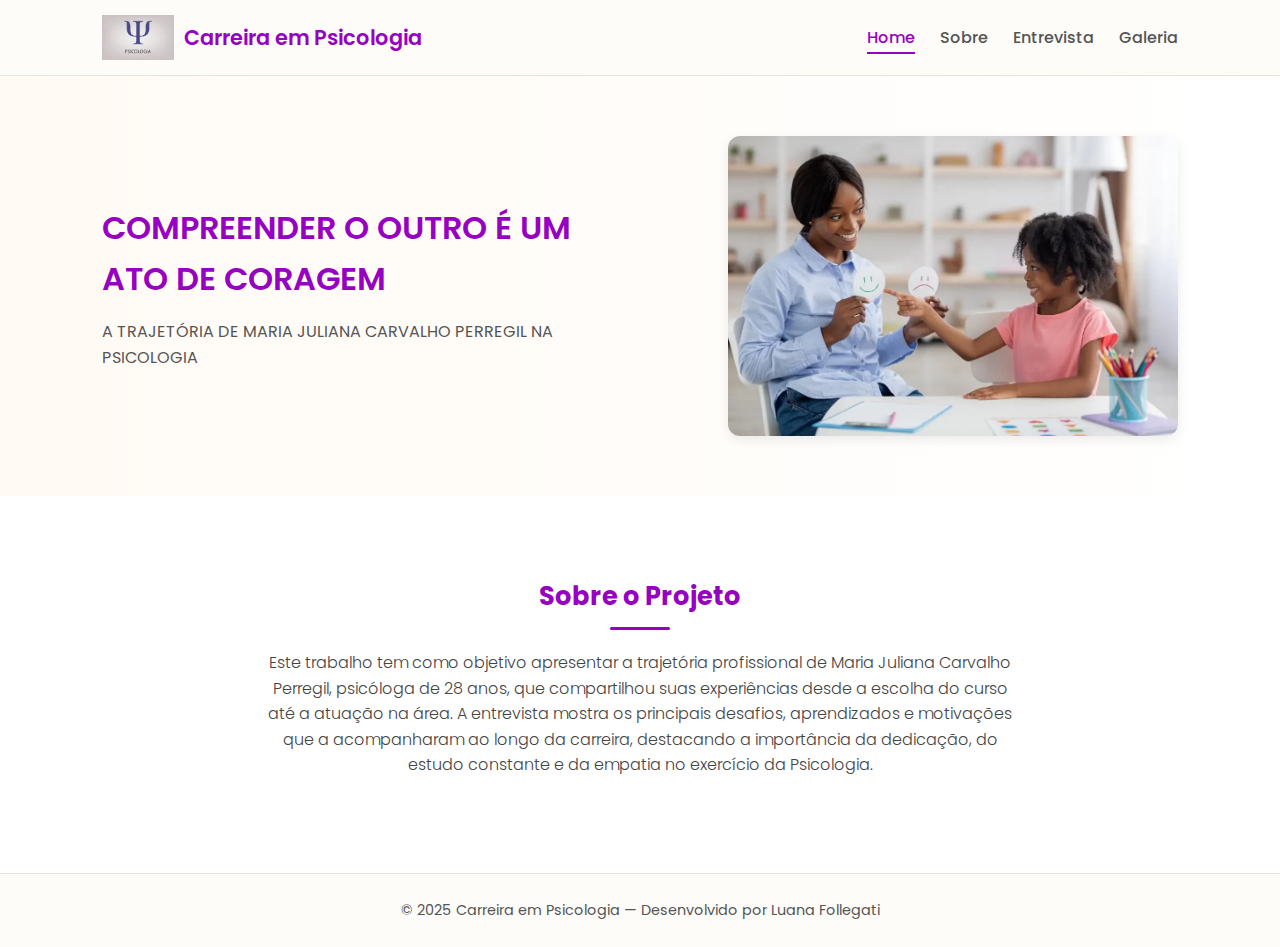
<file: index.html>
<!DOCTYPE html>
<html lang="pt-br">
<head>
  <meta charset="UTF-8">
  <meta name="viewport" content="width=device-width, initial-scale=1.0">
  <title>Carreira em Psicologia</title>
  <link rel="stylesheet" href="./assets/style/style.css">
  <link rel="preconnect" href="https://fonts.googleapis.com">
  <link rel="preconnect" href="https://fonts.gstatic.com" crossorigin>
  <link href="https://fonts.googleapis.com/css2?family=Poppins:wght@300;400;600&display=swap" rel="stylesheet">
</head>

<body>
  <header>
    <div class="logo">
      <img src="./assets/images/simbolo-de-psicologia.webp" alt="Logo do site">
      <h1>Carreira em Psicologia</h1>
    </div>
    <nav>
      <ul>
        <li><a href="index.html" class="active">Home</a></li>
        <li><a href="pages/sobre.html">Sobre</a></li>
        <li><a href="pages/entrevista.html">Entrevista</a></li>
        <li><a href="pages/galeria.html">Galeria</a></li>
      </ul>
    </nav>
  </header>

  <section class="banner">
    <div class="texto-banner">
      <h2>COMPREENDER O OUTRO É UM ATO DE CORAGEM</h2>
      <p>A TRAJETÓRIA DE MARIA JULIANA CARVALHO PERREGIL NA PSICOLOGIA</p>
    </div>
    <img src="./assets/images/atendimento-psicologico.webp" alt="Sala de atendimento psicológico" class="imagem-banner">
  </section>

  <main>
    <section class="sobre">
      <h3>Sobre o Projeto</h3>
      <p>
        Este trabalho tem como objetivo apresentar a trajetória profissional de Maria Juliana Carvalho Perregil, psicóloga de 28 anos, que compartilhou suas experiências desde a escolha do curso até a atuação na área. A entrevista mostra os principais desafios, aprendizados e motivações que a acompanharam ao longo da carreira, destacando a importância da dedicação, do estudo constante e da empatia no exercício da Psicologia.
      </p>
    </section>
  </main>

  <footer>
    <p>© 2025 Carreira em Psicologia — Desenvolvido por Luana Follegati
</file>
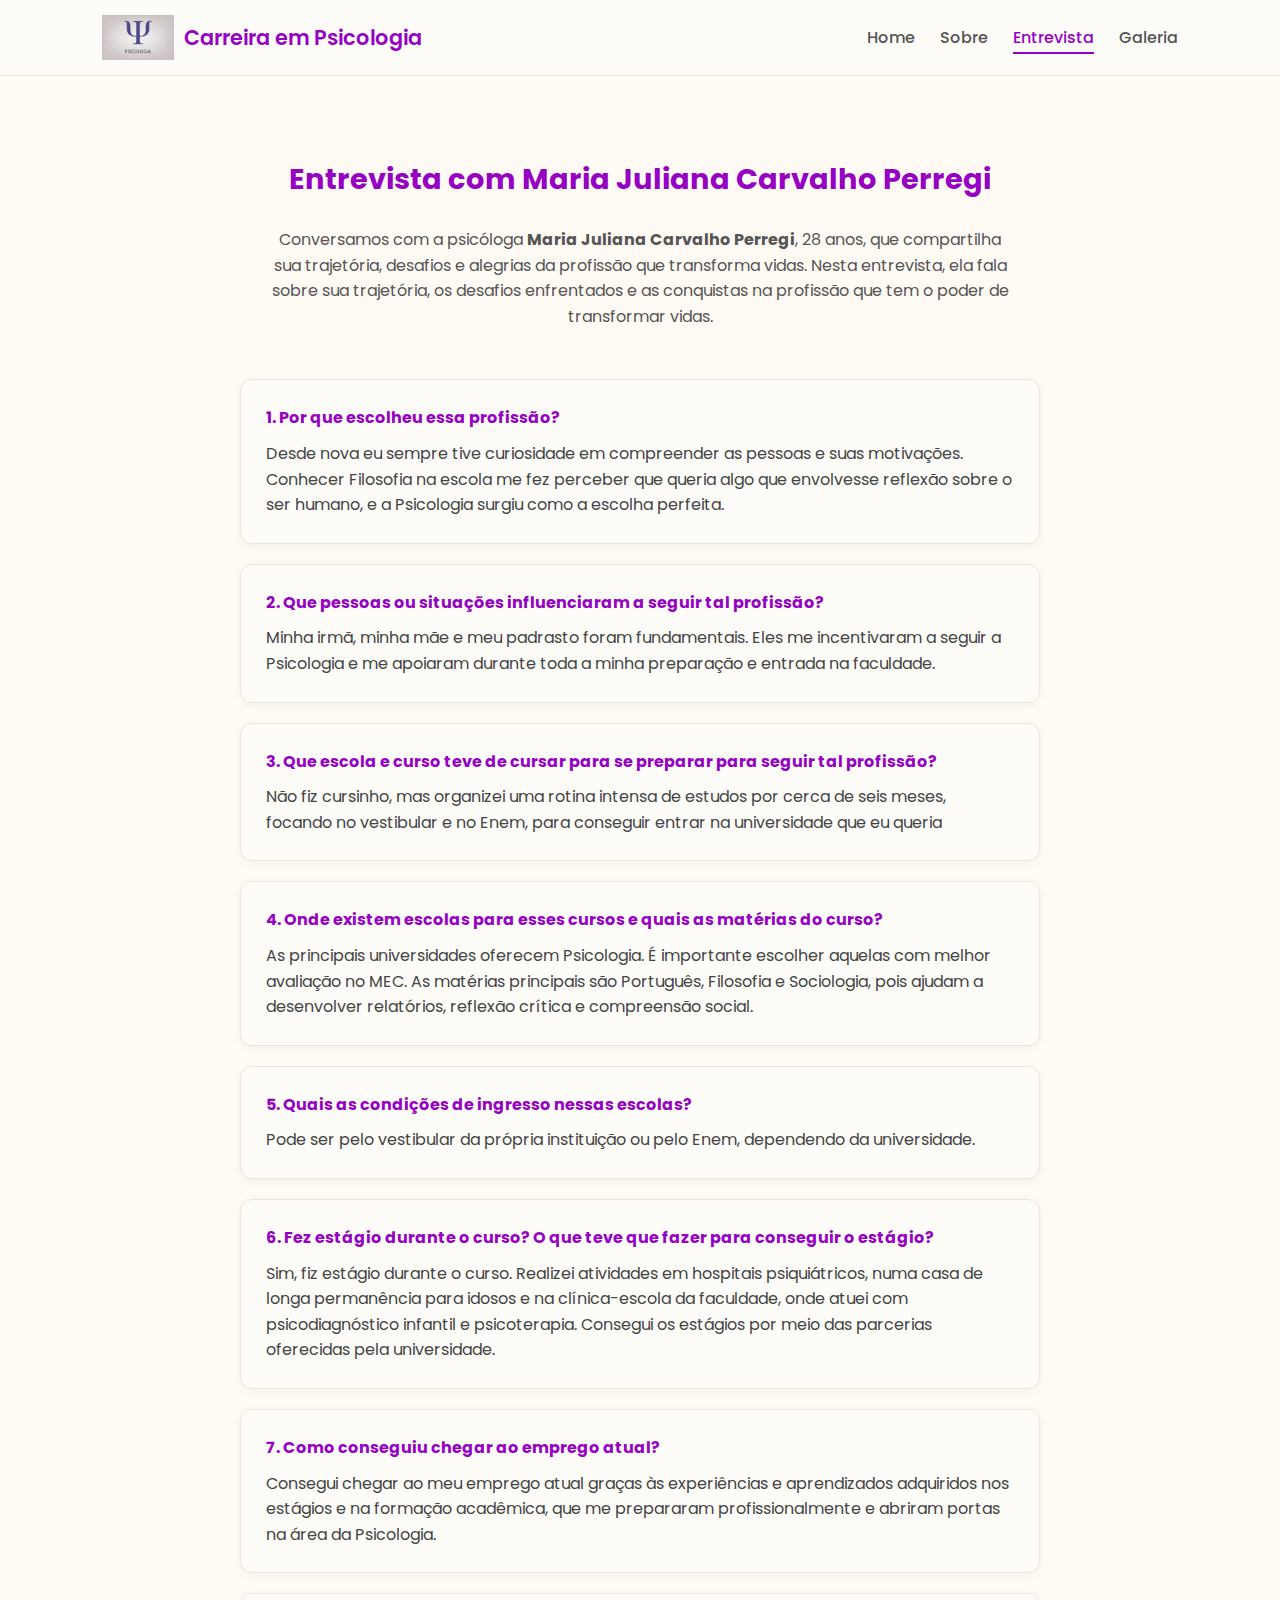
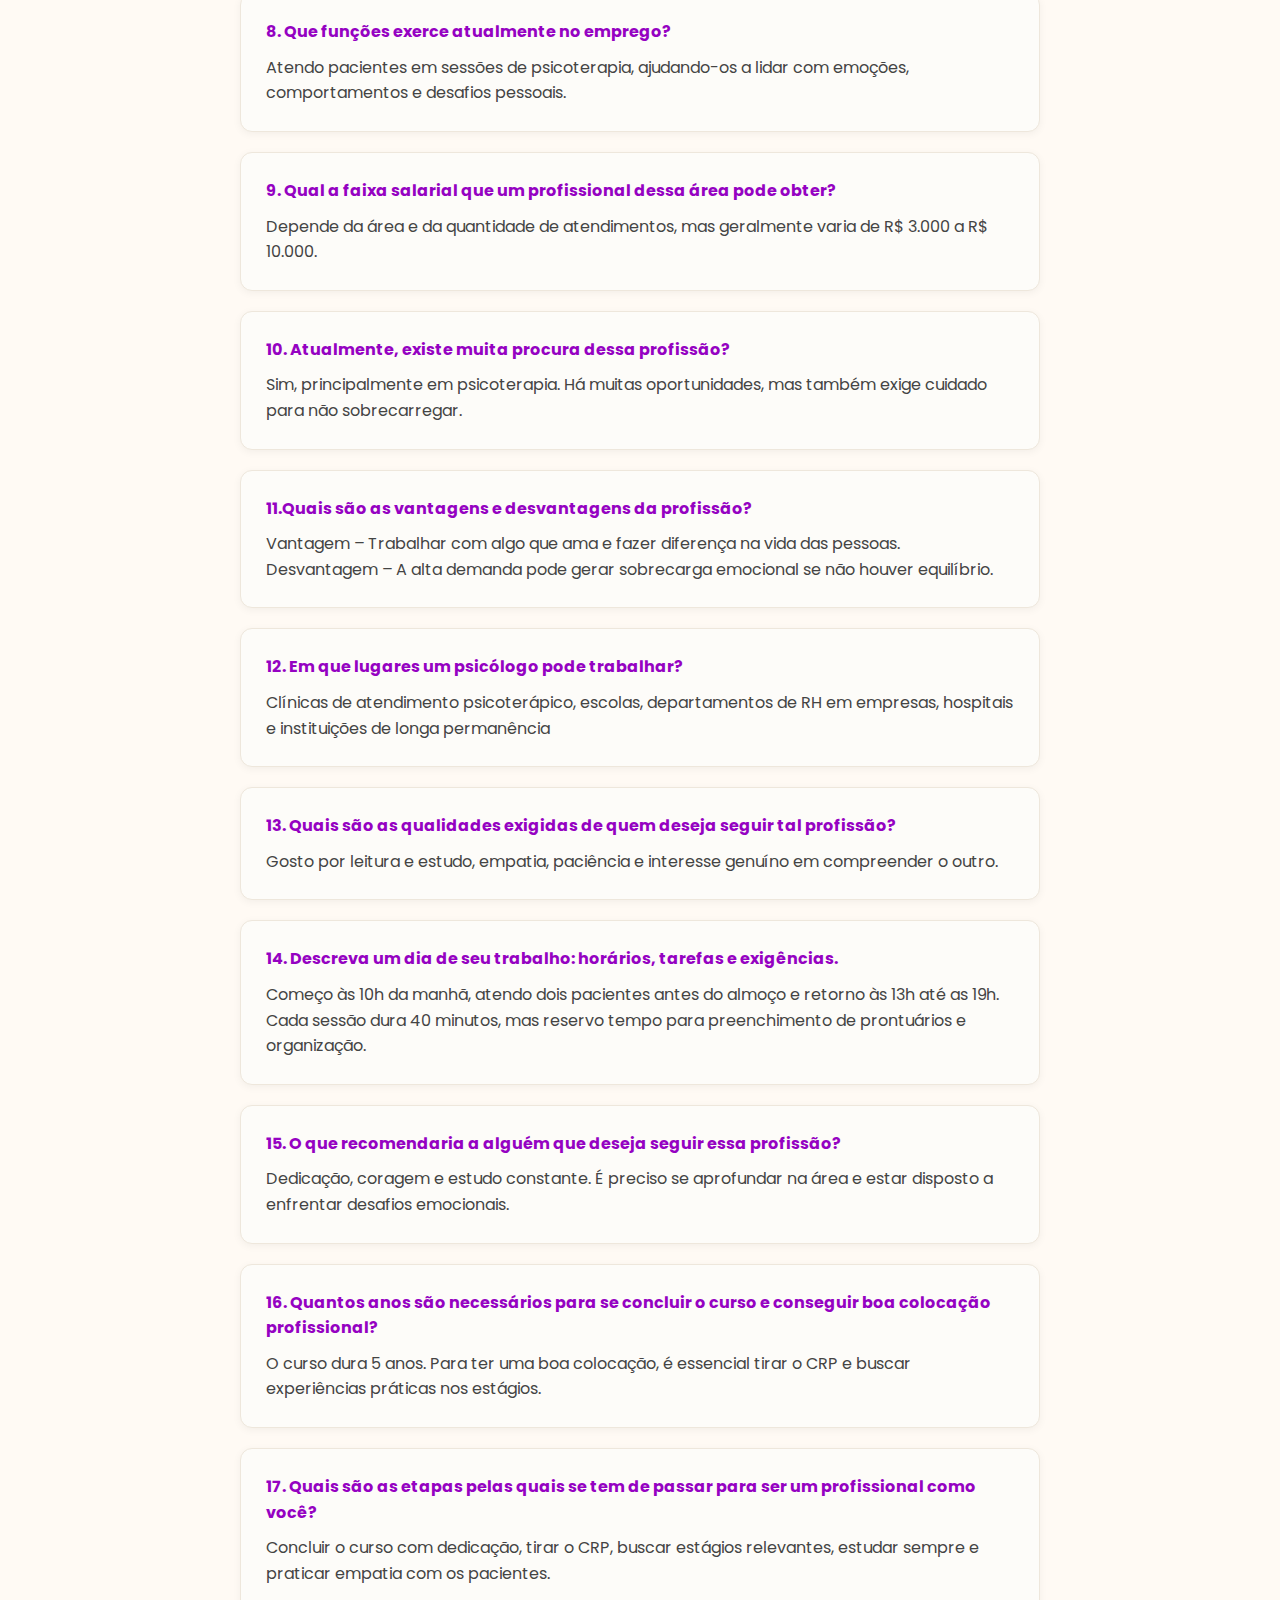
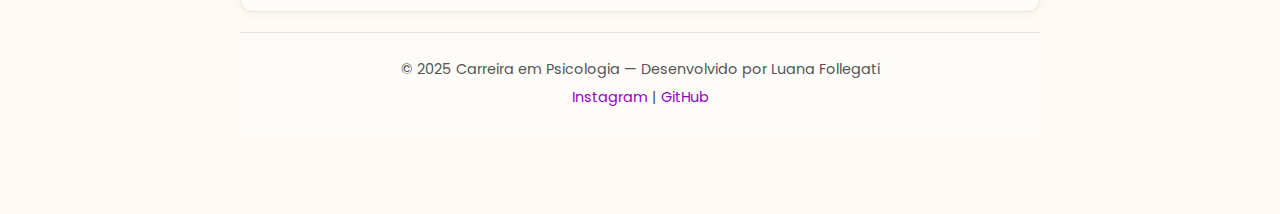
<file: pages/entrevista.html>
<!DOCTYPE html>
<html lang="pt-br">
<head>
  <meta charset="UTF-8">
  <meta name="viewport" content="width=device-width, initial-scale=1.0">
  <title>Entrevista | Maria Eduarda Ribeiro</title>
  <link rel="stylesheet" href="../assets/style/style.css">
  <link rel="preconnect" href="https://fonts.googleapis.com">
  <link rel="preconnect" href="https://fonts.gstatic.com" crossorigin>
  <link href="https://fonts.googleapis.com/css2?family=Poppins:wght@300;400;600&display=swap" rel="stylesheet">
</head>

<body>
  <!-- ===== CABEÇALHO ===== -->
  <header>
    <div class="logo">
      <img src="../assets/images/simbolo-de-psicologia.webp" alt="Logo do site">
      <h1>Carreira em Psicologia</h1>
    </div>
    <nav>
      <ul>
        <li><a href="../index.html">Home</a></li>
        <li><a href="sobre.html">Sobre</a></li>
        <li><a href="entrevista.html" class="active">Entrevista</a></li>
        <li><a href="galeria.html">Galeria</a></li>
      </ul>
    </nav>
  </header>

  <!-- ===== SEÇÃO ENTREVISTA ===== -->
  <section class="entrevista">
    <h2>Entrevista com Maria Juliana Carvalho Perregi</h2>
    <p class="introducao">
      Conversamos com a psicóloga <strong>Maria Juliana Carvalho Perregi</strong>, 28 anos, que compartilha sua trajetória, desafios e alegrias da profissão que transforma vidas.
      Nesta entrevista, ela fala sobre sua trajetória, os desafios enfrentados e as conquistas na profissão que tem o poder de transformar vidas.
    </p>

    <div class="perguntas">
      
      <div class="pergunta">
        <h4>1. Por que escolheu essa profissão?</h4>
        <p>Desde nova eu sempre tive curiosidade em compreender as pessoas e suas motivações. Conhecer Filosofia na escola me fez perceber que queria algo que envolvesse reflexão sobre o ser humano, e a Psicologia surgiu como a escolha perfeita.
</p>
      </div>

      <div class="pergunta">
        <h4>2. Que pessoas ou situações influenciaram a seguir tal profissão?</h4>
        <p>Minha irmã, minha mãe e meu padrasto foram fundamentais. Eles me incentivaram a seguir a Psicologia e me apoiaram durante toda a minha preparação e entrada na faculdade.
</p>
      </div>

      <div class="pergunta">
        <h4>3. Que escola e curso teve de cursar para se preparar para seguir tal profissão?</h4>
        <p>Não fiz cursinho, mas organizei uma rotina intensa de estudos por cerca de seis meses, focando no vestibular e no Enem, para conseguir entrar na universidade que eu queria
</p>
      </div>

      <div class="pergunta">
        <h4>4. Onde existem escolas para esses cursos e quais as matérias do curso?</h4>
        <p>As principais universidades oferecem Psicologia. É importante escolher aquelas com melhor avaliação no MEC. As matérias principais são Português, Filosofia e Sociologia, pois ajudam a desenvolver relatórios, reflexão crítica e compreensão social.
</p>
      </div>

      <div class="pergunta">
        <h4>5. Quais as condições de ingresso nessas escolas?</h4>
        <p>Pode ser pelo vestibular da própria instituição ou pelo Enem, dependendo da universidade.
</p>
      </div>

      <div class="pergunta">
        <h4>6. Fez estágio durante o curso? O que teve que fazer para conseguir o estágio?</h4>
        <p>Sim, fiz estágio durante o curso. Realizei atividades em hospitais psiquiátricos, numa casa de longa permanência para idosos e na clínica-escola da faculdade, onde atuei com psicodiagnóstico infantil e psicoterapia. Consegui os estágios por meio das parcerias oferecidas pela universidade.
</p>
      </div>

      <div class="pergunta">
        <h4>7. Como conseguiu chegar ao emprego atual?</h4>
        <p>Consegui chegar ao meu emprego atual graças às experiências e aprendizados adquiridos nos estágios e na formação acadêmica, que me prepararam profissionalmente e abriram portas na área da Psicologia.</p>
      </div>

      <div class="pergunta">
        <h4>8. Que funções exerce atualmente no emprego?</h4>
        <p>Atendo pacientes em sessões de psicoterapia, ajudando-os a lidar com emoções, comportamentos e desafios pessoais.
</p>
      </div>

      <div class="pergunta">
        <h4>9. Qual a faixa salarial que um profissional dessa área pode obter?</h4>
        <p>Depende da área e da quantidade de atendimentos, mas geralmente varia de R$ 3.000 a R$ 10.000.
</p>
      </div>

      <div class="pergunta">
        <h4>10. Atualmente, existe muita procura dessa profissão? </h4>
        <p>Sim, principalmente em psicoterapia. Há muitas oportunidades, mas também exige cuidado para não sobrecarregar.
</p>
      </div>

    
    
      <div class="pergunta">
        <h4>11.Quais são as vantagens e desvantagens da profissão? </h4>
        <p>Vantagem – Trabalhar com algo que ama e fazer diferença na vida das pessoas.
 Desvantagem – A alta demanda pode gerar sobrecarga emocional se não houver equilíbrio.
</p>
      </div>

      <div class="pergunta">
        <h4>12. Em que lugares um psicólogo pode trabalhar?</h4>
        <p>Clínicas de atendimento psicoterápico, escolas, departamentos de RH em empresas, hospitais e instituições de longa permanência</p>
      </div>

      <div class="pergunta">
        <h4>13. Quais são as qualidades exigidas de quem deseja seguir tal profissão?</h4>
        <p>Gosto por leitura e estudo, empatia, paciência e interesse genuíno em compreender o outro.</p>
      </div>

      <div class="pergunta">
        <h4>14. Descreva um dia de seu trabalho: horários, tarefas e exigências.</h4>
        <p>Começo às 10h da manhã, atendo dois pacientes antes do almoço e retorno às 13h até as 19h. Cada sessão dura 40 minutos, mas reservo tempo para preenchimento de prontuários e organização.</p>
      </div>

      <div class="pergunta">
        <h4>15. O que recomendaria a alguém que deseja seguir essa profissão?</h4>
        <p>Dedicação, coragem e estudo constante. É preciso se aprofundar na área e estar disposto a enfrentar desafios emocionais.</p>
      </div>

      <div class="pergunta">
        <h4>16. Quantos anos são necessários para se concluir o curso e conseguir boa colocação profissional?</h4>
        <p>O curso dura 5 anos. Para ter uma boa colocação, é essencial tirar o CRP e buscar experiências práticas nos estágios.</p>
      </div>

      <div class="pergunta">
        <h4>17. Quais são as etapas pelas quais se tem de passar para ser um profissional como você?</h4>
        <p>Concluir o curso com dedicação, tirar o CRP, buscar estágios relevantes, estudar sempre e praticar empatia com os pacientes.

</p>
      </div>

    

  <!-- ===== RODAPÉ ===== -->
  <footer>
    <p>© 2025 Carreira em Psicologia — Desenvolvido por Luana Follegati </p>
        <div class="redes">
      <a href="https://www.instagram.com/luana_.guerreiro/">Instagram</a> |
      <a href="https://github.com/Luanafollegati ">GitHub</a>
    </div>
  </footer>
</body>
</html>
</file>
<file: assets/style/style.css>
/* ======== ESTILO CLEAN E PROFISSIONAL ======== */

* {
  margin: 0;
  padding: 0;
  box-sizing: border-box;
}

body {
  font-family: "Poppins", sans-serif;
  background-color: #ffffff;
  color: #333;
  line-height: 1.6;
}

/* ===== CABEÇALHO ===== */
header {
  background-color: #fdfcf9;
  border-bottom: 1px solid #e8e4da;
  padding: 15px 8%;
  display: flex;
  justify-content: space-between;
  align-items: center;
}

.logo {
  display: flex;
  align-items: center;
  gap: 10px;
}

.logo img {
  height: 45px;
}

.logo h1 {
  font-size: 1.3rem;
  color: #9502c2; /* tom dourado suave */
  font-weight: 600;
}

nav ul {
  list-style: none;
  display: flex;
  gap: 25px;
}

nav a {
  text-decoration: none;
  color: #555;
  font-weight: 500;
  padding-bottom: 3px;
  transition: 0.3s;
}

nav a.active,
nav a:hover {
  color: #9502c2;
  border-bottom: 2px solid #9502c2;
}

/* ===== BANNER ===== */
.banner {
  display: flex;
  align-items: center;
  justify-content: space-between;
  flex-wrap: wrap;
  background: linear-gradient(90deg, #fffaf4 0%, #ffffff 100%);
  padding: 60px 8%;
}

.texto-banner {
  max-width: 480px;
}

.texto-banner h2 {
  font-size: 2rem;
  color: #9502c2;
  margin-bottom: 15px;
  font-weight: 600;
}

.texto-banner p {
  color: #555;
  font-size: 1rem;
}

.imagem-banner {
  max-width: 450px;
  border-radius: 12px;
  box-shadow: 0 4px 12px rgba(0, 0, 0, 0.08);
}

/* ===== SEÇÃO SOBRE ===== */
.sobre {
  text-align: center;
  padding: 80px 10%;
  background-color: #ffffff;
}

.sobre h3 {
  font-size: 1.6rem;
  color: #9502c2;
  margin-bottom: 20px;
  position: relative;
}

.sobre h3::after {
  content: "";
  display: block;
  width: 60px;
  height: 3px;
  background-color: #9502c2;
  margin: 10px auto 0;
  border-radius: 5px;
}

.sobre p {
  max-width: 750px;
  margin: 15px auto;
  color: #444;
  font-weight: 300;
}

/* ===== RODAPÉ ===== */
footer {
  background-color: #fdfcf9;
  border-top: 1px solid #e8e4da;
  text-align: center;
  padding: 25px 10px;
  font-size: 0.9rem;
  color: #555;
}

footer .redes {
  margin-top: 5px;
}

footer a {
  color: #9502c2;
  text-decoration: none;
}

footer a:hover {
  text-decoration: underline;
}


/* ===== RESPONSIVIDADE ===== */
@media (max-width: 768px) {
  header {
    flex-direction: column;
    gap: 10px;
  }

  .banner {
    flex-direction: column;
    text-align: center;
  }

  .imagem-banner {
    margin-top: 20px;
    width: 100%;
    max-width: 100%;
  }

  .texto-banner {
    max-width: 100%;
  }
}

/* ===== PERFIL DA PROFISSIONAL ===== */
.perfil {
  display: flex;
  align-items: center;
  justify-content: center;
  gap: 50px;
  padding: 80px 8%;
  flex-wrap: wrap;
  background-color: #fffaf4;
}

.foto-perfil img {
  width: 260px;
  height: 260px;
  object-fit: cover;
  border-radius: 50%;
  box-shadow: 0 4px 12px rgba(0, 0, 0, 0.1);
}

.info-perfil {
  max-width: 500px;
}

.info-perfil h2 {
  font-size: 1.8rem;
  color: #9502c2;
  margin-bottom: 8px;
}

.info-perfil .cargo {
  color: #777;
  font-size: 0.95rem;
  margin-bottom: 15px;
}

.info-perfil p {
  margin-bottom: 12px;
  color: #444;
}

/* ===== CURIOSIDADES ===== */
.curiosidades {
  padding: 80px 8%;
  text-align: center;
  background-color: #ffffff;
}

.curiosidades h3 {
  font-size: 1.5rem;
  color: #9502c2;
  margin-bottom: 40px;
  position: relative;
}

.curiosidades h3::after {
  content: "";
  display: block;
  width: 60px;
  height: 3px;
  background-color: #9502c2;
  margin: 10px auto 0;
  border-radius: 5px;
}

.cards-curiosidades {
  display: flex;
  justify-content: center;
  gap: 25px;
  flex-wrap: wrap;
}

.card {
  background-color: #fdfcf9;
  border: 1px solid #eee7dc;
  border-radius: 12px;
  padding: 25px;
  max-width: 300px;
  text-align: center;
  box-shadow: 0 2px 8px rgba(0, 0, 0, 0.05);
  transition: transform 0.3s ease;
}

.card:hover {
  transform: translateY(-5px);
}

.card h4 {
  color: #9502c2;
  font-size: 1.1rem;
  margin-bottom: 10px;
}

/* ===== RESPONSIVIDADE ===== */
@media (max-width: 768px) {
  .perfil {
    flex-direction: column;
    text-align: center;
  }

  .foto-perfil img {
    margin-bottom: 20px;
  }

  .cards-curiosidades {
    flex-direction: column;
    align-items: center;
  }

  .card {
    width: 100%;
    max-width: 90%;
  }
}

/* ===== ENTREVISTA ===== */
.entrevista {
  padding: 80px 8%;
  background-color: #fffaf4;
  text-align: left;
}

.entrevista h2 {
  text-align: center;
  font-size: 1.8rem;
  color: #9502c2;
  margin-bottom: 25px;
}

.entrevista .introducao {
  text-align: center;
  max-width: 750px;
  margin: 0 auto 50px;
  color: #555;
}

.perguntas {
  max-width: 800px;
  margin: 0 auto;
}

.pergunta {
  background-color: #fdfcf9;
  border: 1px solid #eee7dc;
  border-radius: 12px;
  padding: 25px;
  margin-bottom: 20px;
  box-shadow: 0 2px 8px rgba(0, 0, 0, 0.05);
}

.pergunta h4 {
  color: #9502c2;
  margin-bottom: 10px;
}

.pergunta p {
  color: #444;
  line-height: 1.6;
}

/* ===== FORMULÁRIO ===== */
.contato-form {
  background-color: #ffffff;
  text-align: center;
  padding: 80px 8%;
}

.contato-form h3 {
  font-size: 1.5rem;
  color: #9502c2;
  margin-bottom: 10px;
}

.contato-form p {
  color: #555;
  margin-bottom: 30px;
}

form {
  max-width: 600px;
  margin: 0 auto;
  display: flex;
  flex-direction: column;
  text-align: left;
}

label {
  margin-bottom: 6px;
  color: #444;
  font-weight: 500;
}

input, textarea {
  padding: 12px;
  margin-bottom: 20px;
  border: 1px solid #ddd;
  border-radius: 8px;
  font-family: "Poppins", sans-serif;
  font-size: 1rem;
  background-color: #fdfcf9;
}

input:focus, textarea:focus {
  outline: none;
  border-color: #9502c2;
  box-shadow: 0 0 4px rgba(78, 1, 85, 0.3);
}

button {
  background-color: #9502c2;
  color: #fff;
  border: none;
  padding: 12px;
  border-radius: 8px;
  font-size: 1rem;
  font-weight: 500;
  cursor: pointer;
  transition: background-color 0.3s ease;
}

button:hover {
  background-color: #9937a1;
}

/* ===== RESPONSIVIDADE ===== */
@media (max-width: 768px) {
  .pergunta {
    padding: 20px;
  }

  form {
    width: 100%;
  }
}

/* ===== GALERIA ===== */
.galeria {
  padding: 60px 10%;
  text-align: center;
}

.galeria h2 {
  color: #9937a1;
  font-size: 2em;
  margin-bottom: 10px;
}

.galeria .introducao {
  color: #555;
  font-size: 1.1em;
  max-width: 700px;
  margin: 0 auto 40px;
}

.galeria-grid {
  display: flex;
  flex-wrap: wrap;
  justify-content: center;
  gap: 25px;
}

.foto {
  width: 280px;
  background: #fff;
  border-radius: 10px;
  box-shadow: 0 2px 8px rgba(0,0,0,0.1);
  overflow: hidden;
  transition: transform 0.3s ease, box-shadow 0.3s ease;
}

.foto img {
  width: 100%;
  height: 190px;
  object-fit: cover;
}

.foto p {
  padding: 10px;
  font-size: 0.95em;
  color: #444;
}

.foto:hover {
  transform: translateY(-5px);
  box-shadow: 0 6px 15px rgba(0,0,0,0.15);
}

/* ===== RESPONSIVIDADE ===== */
@media (max-width: 768px) {
  .galeria-grid {
    flex-direction: column;
    align-items: center;
  }
  .foto {
    width: 90%;
  }
}
</file>
